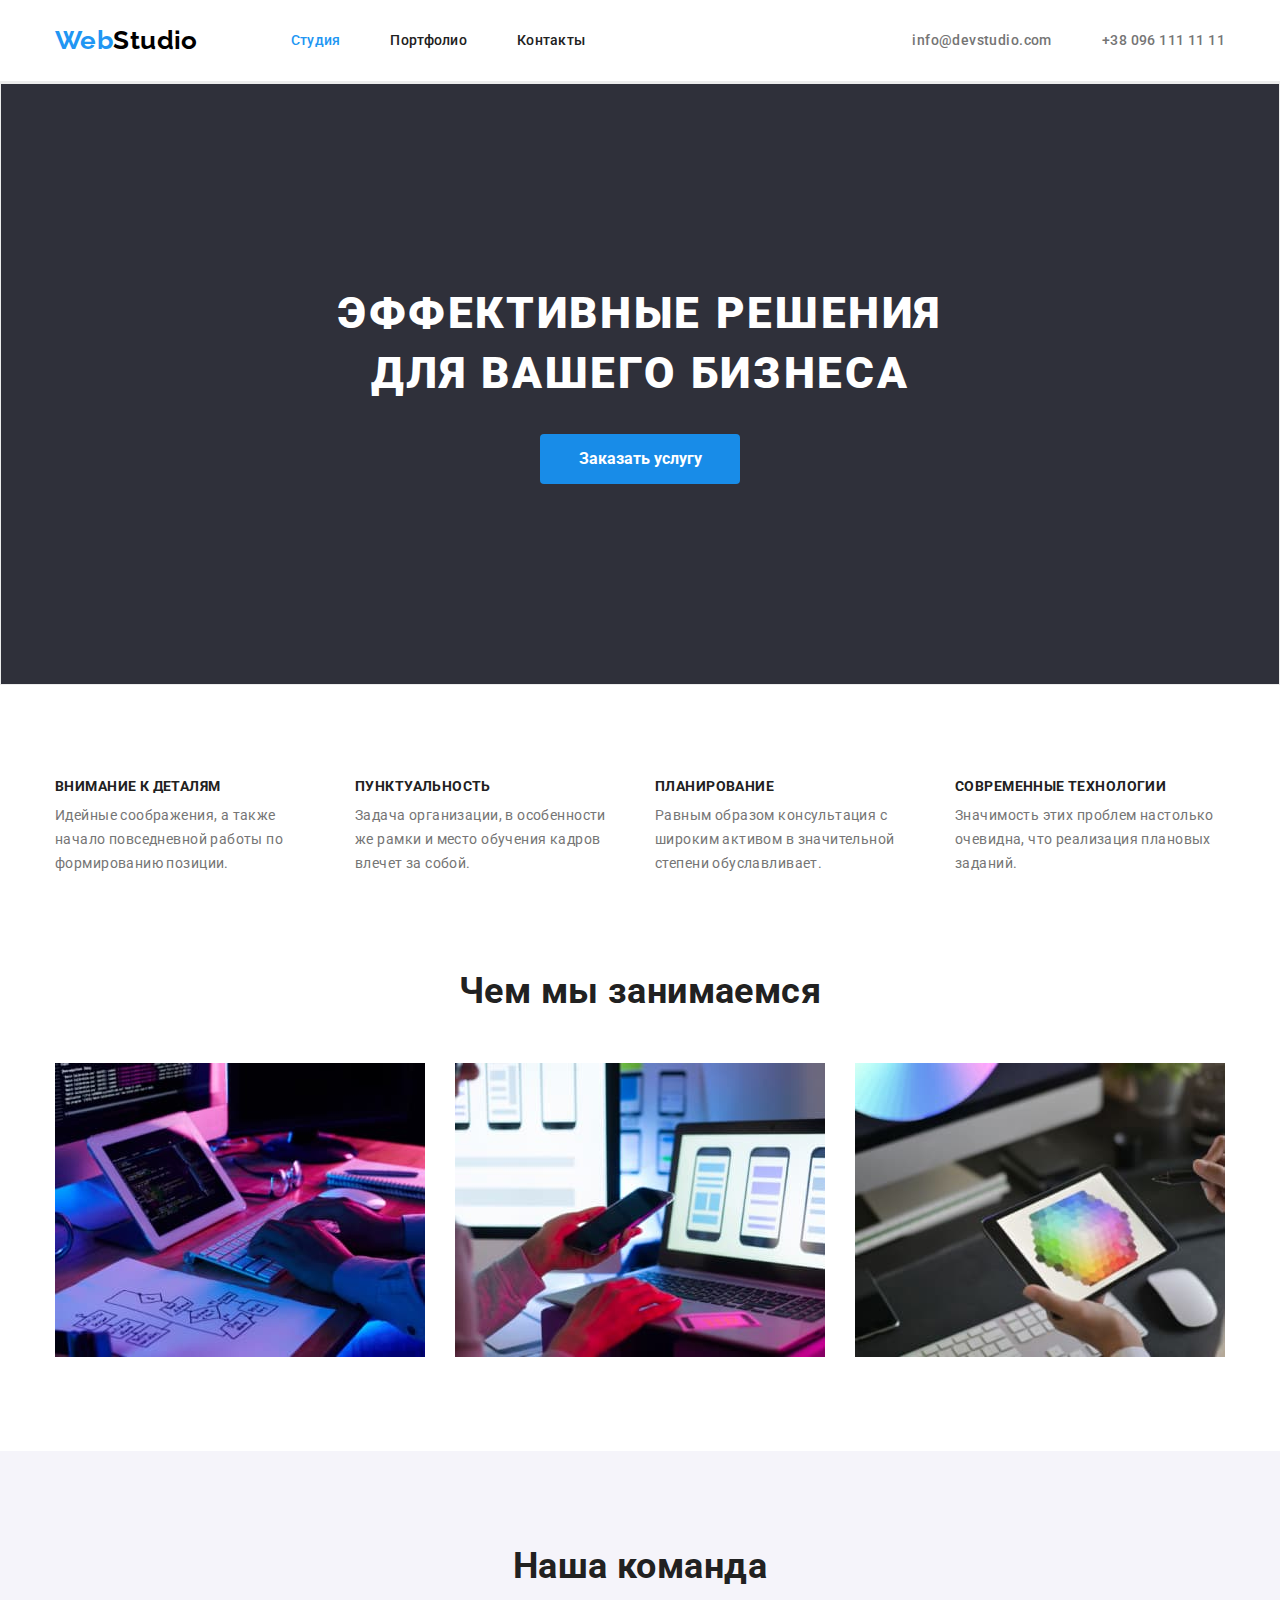
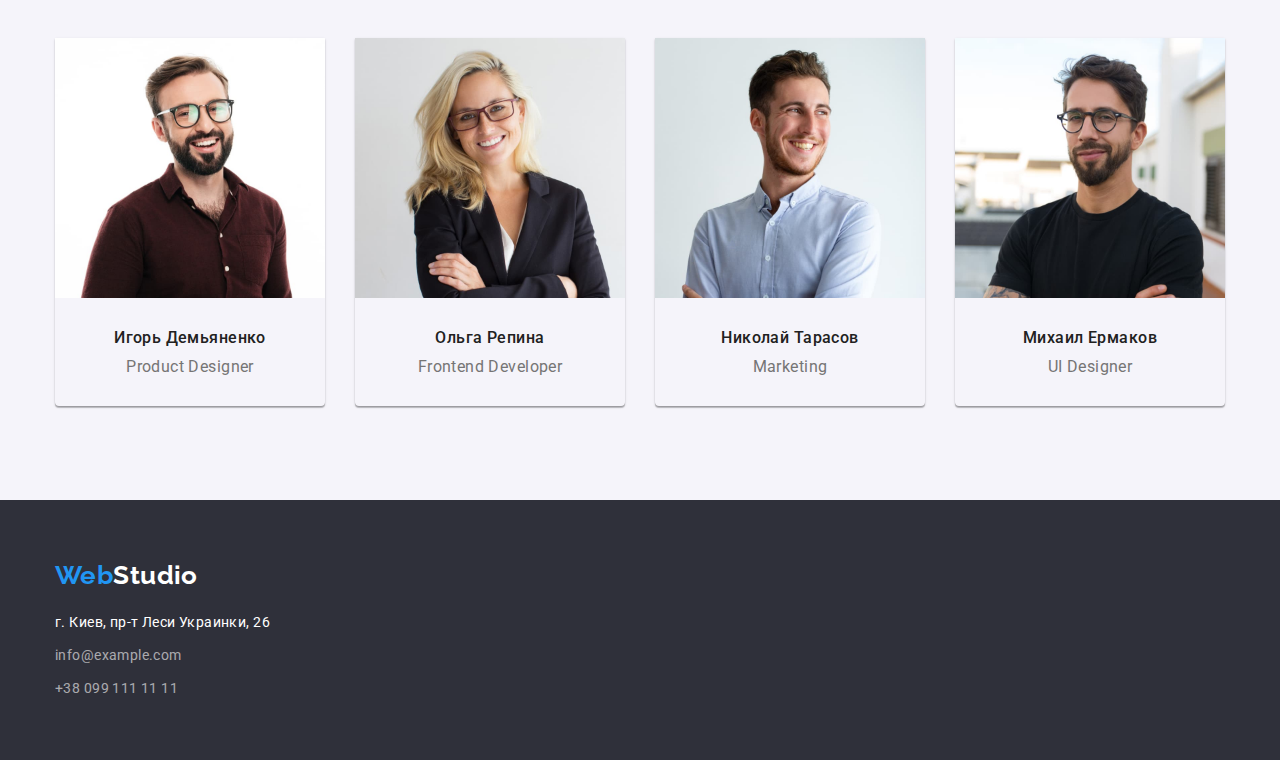
<file: index.html>
<!DOCTYPE html>
<html lang="ru">
  <head>
    <meta charset="UTF-8" />
    <meta http-equiv="X-UA-Compatible" content="IE=edge" />
    <meta name="viewport" content="width=device-width, initial-scale=1.0" />
    <title>WebStudio</title>
    <link href="https://fonts.googleapis.com" rel="preconnect" />
    <link href="https://fonts.gstatic.com" rel="preconnect" crossorigin />
    <link
      href="https://fonts.googleapis.com/css2?family=Raleway:wght@700&family=Roboto:wght@400;500;700;900&display=swap"
      rel="stylesheet"
    />
    <link
      rel="stylesheet"
      href="https://cdnjs.cloudflare.com/ajax/libs/modern-normalize/1.1.0/modern-normalize.min.css"
    />
    <link rel="stylesheet" href="./css/styles.css" />
  </head>
  <body class="body">
    <header class="header">
      <div class="container header-container">
        <nav class="header-navigation">
          <a href="./index.html" class="logo"
            ><span class="web">Web</span>Studio</a
          >
          <ul class="header-list list">
            <li class="header-item">
              <a href="./index.html" class="header-link current">Студия</a>
            </li>
            <li class="header-item">
              <a href="./portfolio.html" class="header-link">Портфолио</a>
            </li>
            <li class="header-item">
              <a href="" class="header-link">Контакты</a>
            </li>
          </ul>
        </nav>
        <ul class="header-contacts list">
          <li class="header-contacts-item">
            <a href="mailto:info@devstudio.com" class="header-contacts-link"
              >info@devstudio.com</a
            >
          </li>
          <li class="header-contacts-item">
            <a href="tel:+380961111111" class="header-contacts-link"
              >+38 096 111 11 11</a
            >
          </li>
        </ul>
      </div>
    </header>

    <main>
      <section class="hero section">
        <div class="container hero-container">
          <h1 class="hero-title">
            Эффективные решения <br />
            для вашего бизнеса
          </h1>
          <button type="button" class="hero-button">Заказать услугу</button>
        </div>
      </section>
      <section class="feature section">
        <div class="container feature-container">
          <ul class="feature-list list">
            <li class="feature-item">
              <h3 class="feature-title">Внимание к деталям</h3>
              <p class="feature-text">
                Идейные соображения, а также начало повседневной работы по
                формированию позиции.
              </p>
            </li>
            <li class="feature-item">
              <h3 class="feature-title">Пунктуальность</h3>
              <p class="feature-text">
                Задача организации, в особенности же рамки и место обучения
                кадров влечет за собой.
              </p>
            </li>
            <li class="feature-item">
              <h3 class="feature-title">Планирование</h3>
              <p class="feature-text">
                Равным образом консультация с широким активом в значительной
                степени обуславливает.
              </p>
            </li>
            <li class="feature-item">
              <h3 class="feature-title">Современные технологии</h3>
              <p class="feature-text">
                Значимость этих проблем настолько очевидна, что реализация
                плановых заданий.
              </p>
            </li>
          </ul>
        </div>
      </section>
      <section class="work section">
        <div class="container work-container">
          <h2 class="work-title">Чем мы занимаемся</h2>
          <ul class="work-list list">
            <li class="work-item">
              <img
                src="./images-studio/photo1.jpg"
                alt="белый планшет"
                width="370"
                height="294"
              />
            </li>
            <li class="work-item">
              <img
                src="./images-studio/photo2.jpg"
                alt="смартфон"
                width="370"
                height="294"
              />
            </li>
            <li class="work-item">
              <img
                src="./images-studio/photo3.jpg"
                alt="черный планшет"
                width="370"
                height="294"
              />
            </li>
          </ul>
        </div>
      </section>
      <section class="team section">
        <div class="container team-container">
          <h2 class="team-title">Наша команда</h2>
          <ul class="team-list list">
            <li class="team-item">
              <img
                src="./images-studio/human1.jpg"
                alt="дизайнер продукта"
                width="270"
                height="260"
              />
              <div class="team-wrap">
                <h3 class="team-list-title">Игорь Демьяненко</h3>
                <p class="team-list-position">Product Designer</p>
              </div>
            </li>
            <li class="team-item">
              <img
                src="./images-studio/human2.jpg"
                alt="фронтенд разработчик"
                width="270"
                height="260"
              />
              <div class="team-wrap">
                <h3 class="team-list-title">Ольга Репина</h3>
                <p class="team-list-position">Frontend Developer</p>
              </div>
            </li>
            <li class="team-item">
              <img
                src="./images-studio/human3.jpg"
                alt="маркетинг"
                width="270"
                height="260"
              />
              <div class="team-wrap">
                <h3 class="team-list-title">Николай Тарасов</h3>
                <p class="team-list-position">Marketing</p>
              </div>
            </li>
            <li class="team-item">
              <img
                src="./images-studio/human4.jpg"
                alt="уи дизайнер"
                width="270"
                height="260"
              />
              <div class="team-wrap">
                <h3 class="team-list-title">Михаил Ермаков</h3>
                <p class="team-list-position">UI Designer</p>
              </div>
            </li>
          </ul>
        </div>
      </section>
    </main>

    <footer class="footer">
      <div class="container">
        <a href="./index.html" class="logo"
          ><span class="web">Web</span>Studio</a
        >
        <address class="footer-nav">
          <p class="footer-address">г. Киев, пр-т Леси Украинки, 26</p>
          <a href="mailto:info@example.com" class="footer-link"
            >info@example.com</a
          >
          <a href="tel:+380991111111" class="footer-link">+38 099 111 11 11</a>
        </address>
      </div>
    </footer>
  </body>
</html>
</file>
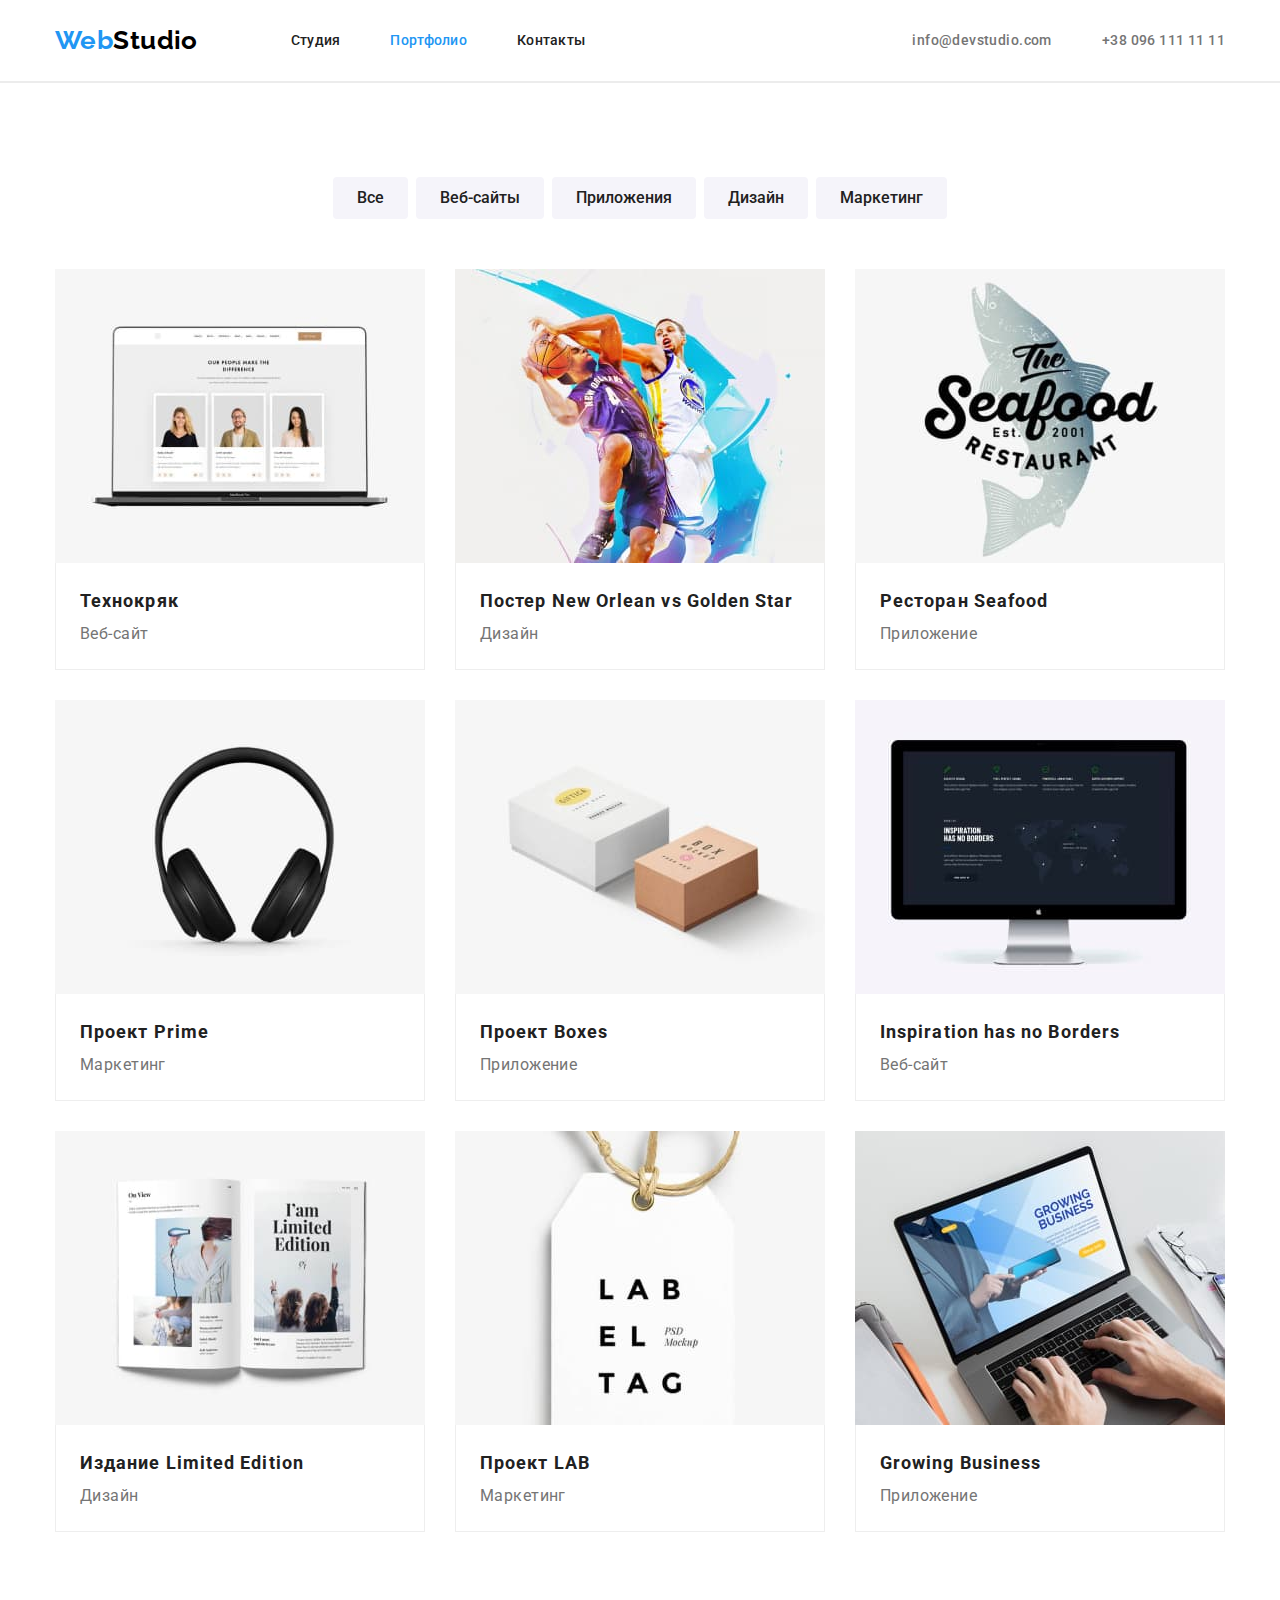
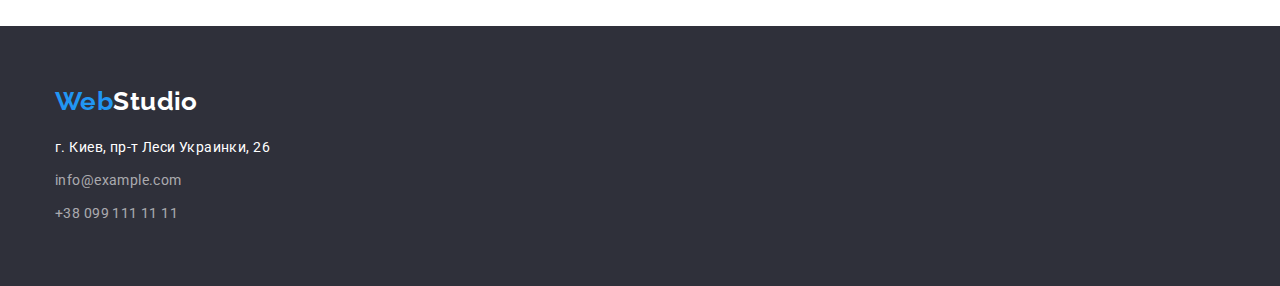
<file: portfolio.html>
<!DOCTYPE html>
<html lang="ru">
  <head>
    <meta charset="UTF-8" />
    <meta http-equiv="X-UA-Compatible" content="IE=edge" />
    <meta name="viewport" content="width=device-width, initial-scale=1.0" />
    <title>WebStudio - Portfolio</title>
    <link href="https://fonts.googleapis.com" rel="preconnect" />
    <link href="https://fonts.gstatic.com" rel="preconnect" crossorigin />
    <link
      href="https://fonts.googleapis.com/css2?family=Raleway:wght@700&family=Roboto:wght@400;500;700;900&display=swap"
      rel="stylesheet"
    />
    <link
      rel="stylesheet"
      href="https://cdnjs.cloudflare.com/ajax/libs/modern-normalize/1.1.0/modern-normalize.min.css"
    />
    <link rel="stylesheet" href="./css/styles.css" />
  </head>
  <body>
    <header class="header">
      <div class="container header-container">
        <nav class="header-navigation">
          <a href="./index.html" class="logo"
            ><span class="web">Web</span>Studio</a
          >
          <ul class="header-list list">
            <li class="header-item">
              <a href="./index.html" class="header-link">Студия</a>
            </li>
            <li class="header-item">
              <a href="./portfolio.html" class="header-link current"
                >Портфолио</a
              >
            </li>
            <li class="header-item">
              <a href="" class="header-link">Контакты</a>
            </li>
          </ul>
        </nav>
        <ul class="header-contacts list">
          <li class="header-contacts-item">
            <a href="mailto:info@devstudio.com" class="header-contacts-link"
              >info@devstudio.com</a
            >
          </li>
          <li class="header-contacts-item">
            <a href="tel:+380961111111" class="header-contacts-link"
              >+38 096 111 11 11</a
            >
          </li>
        </ul>
      </div>
    </header>

    <main>
      <section class="menu section">
        <div class="gallery container">
          <ul class="gallery-menu list">
            <li class="gallery-item">
              <button type="button" class="gallery-button">Все</button>
            </li>
            <li class="gallery-item">
              <button type="button" class="gallery-button">Веб-сайты</button>
            </li>
            <li class="gallery-item">
              <button type="button" class="gallery-button">Приложения</button>
            </li>
            <li class="gallery-item">
              <button type="button" class="gallery-button">Дизайн</button>
            </li>
            <li class="gallery-item">
              <button type="button" class="gallery-button">Маркетинг</button>
            </li>
          </ul>
        </div>
        <div class="container projects-container">
          <ul class="projects-list list">
            <li class="projects-item">
              <img
                src="./images-porfolio/portfolio1.jpg"
                alt="Технокряк"
                width="370"
                height="294"
              />
              <div class="projects-wrap">
                <h2 class="projects-name">Технокряк</h2>
                <p class="projects-info">Веб-сайт</p>
              </div>
            </li>
            <li class="projects-item">
              <img
                src="./images-porfolio/portfolio2.jpg"
                alt="Постер"
                width="370"
                height="294"
              />
              <div class="projects-wrap">
                <h2 class="projects-name">Постер New Orlean vs Golden Star</h2>
                <p class="projects-info">Дизайн</p>
              </div>
            </li>
            <li class="projects-item">
              <img
                src="./images-porfolio/portfolio3.jpg"
                alt="Ресторан"
                width="370"
                height="294"
              />
              <div class="projects-wrap">
                <h2 class="projects-name">Ресторан Seafood</h2>
                <p class="projects-info">Приложение</p>
              </div>
            </li>
            <li class="projects-item">
              <img
                src="./images-porfolio/portfolio4.jpg"
                alt="Проект Prime"
                width="370"
                height="294"
              />
              <div class="projects-wrap">
                <h2 class="projects-name">Проект Prime</h2>
                <p class="projects-info">Маркетинг</p>
              </div>
            </li>
            <li class="projects-item">
              <img
                src="./images-porfolio/portfolio5.jpg"
                alt="Проект Boxes"
                width="370"
                height="294"
              />
              <div class="projects-wrap">
                <h2 class="projects-name">Проект Boxes</h2>
                <p class="projects-info">Приложение</p>
              </div>
            </li>
            <li class="projects-item">
              <img
                src="./images-porfolio/portfolio6.jpg"
                alt="Без границ"
                width="370"
                height="294"
              />
              <div class="projects-wrap">
                <h2 class="projects-name">Inspiration has no Borders</h2>
                <p class="projects-info">Веб-сайт</p>
              </div>
            </li>
            <li class="projects-item">
              <img
                src="./images-porfolio/portfolio7.jpg"
                alt="Издание"
                width="370"
                height="294"
              />
              <div class="projects-wrap">
                <h2 class="projects-name">Издание Limited Edition</h2>
                <p class="projects-info">Дизайн</p>
              </div>
            </li>
            <li class="projects-item">
              <img
                src="./images-porfolio/portfolio8.jpg"
                alt="Проект LAB"
                width="370"
                height="294"
              />
              <div class="projects-wrap">
                <h2 class="projects-name">Проект LAB</h2>
                <p class="projects-info">Маркетинг</p>
              </div>
            </li>
            <li class="projects-item">
              <img
                src="./images-porfolio/portfolio9.jpg"
                alt="Бизнес"
                width="370"
                height="294"
              />
              <div class="projects-wrap">
                <h2 class="projects-name">Growing Business</h2>
                <p class="projects-info">Приложение</p>
              </div>
            </li>
          </ul>
        </div>
      </section>
    </main>

    <footer class="footer">
      <div class="container">
        <a href="./index.html" class="logo"
          ><span class="web">Web</span>Studio</a
        >
        <address class="footer-nav">
          <p class="footer-address">г. Киев, пр-т Леси Украинки, 26</p>
          <a href="mailto:info@example.com" class="footer-link"
            >info@example.com</a
          >
          <a href="tel:+380991111111" class="footer-link">+38 099 111 11 11</a>
        </address>
      </div>
    </footer>
  </body>
</html>
</file>
<file: css/styles.css>
:root{
    --primary-text-color: #757575;
    --title-text-color: #212121;
    --accent-color: #2196f3;
    --background-button: #188ce8;
    --white-color: #ffffff;
    --background-color: #e5e5e5;
    --hero-background-color: #2f303a;
    --second-accent-color: #000000;
    --grid-background: #f5f4fa;
}

html{
    box-sizing: border-box;
}

*,
*::after,
*::before {
    box-sizing: inherit;
}

body{
    background-color: var(--title-color);
    color: var(--primary-text-color);
    font-family: Roboto, sans-serif;
    letter-spacing: 0.03em;
    font-weight: 400;
    font-size: 14px;
    line-height: 1.7;
}

img {
    display: block;
}

.container{
    width: 1200px;
    margin-left: auto;
    margin-right: auto;
    padding-left: 15px;
    padding-right: 15px;
}

.list {
    list-style: none;
    padding: 0;
    margin: 0;
}
h1,
h2,
h3,
h4,
p,
ul {
    margin-top: 0;
    margin-bottom: 0;
}

.section {
    padding: 94px 0px;
}
/* -------------------HEADER------------------- */

.header .container {
    display: flex;
    align-items: space-between;
}

.header {
    padding-top: 25px;
    padding-bottom: 25px;
    border-bottom: 2px solid #ECECEC;
}

.header-navigation{
    display: flex;
    align-items: center;
}

.header-list{
    display: flex;
    justify-content: space-between;
    margin-left: 93px;
}

.header .logo {
    color: var(--second-accent-color);
    font-family: Raleway;
    font-weight: 700;
    font-size: 26px;
    line-height: 1.2;
    text-decoration: none;
}

.header .logo:hover {
    color: var(--accent-color);
}

.web {
    color: var(--accent-color);
}

.header-item, .header-contacts-item{
    margin-right: 50px;
}

.header-item:last-child,
.header-contacts-item:last-child{
    margin-right: 0;
}

.header-link{
    display: block;
    color: var(--primary-text-color);
    font-weight: 500;
    font-size: 14px;
    line-height: 1.14;
    letter-spacing: 0.02em;
    text-decoration: none;
}

.header-link,
.header-contacts-link,
.header-link.current {
    color: var(--title-text-color);
    font-weight: 500;
    font-size: 14px;
    line-height: 1.2;
    text-decoration: none;
}

.header-link:hover,
.header-link:focus,
.header-contacts-link:hover,
.header-contacts-link:focus {
    color: var(--accent-color);
}

.header-link.current{
    color: var(--accent-color);
}

.header-contacts{
    display: flex;
    margin-left: auto;
    align-items: center;
}

.header-contacts-link{
    color: var(--primary-text-color);
    text-decoration: none;
}

.hero{
    display: flex;
    padding-top: 0;
    text-align: center;
    padding-top: 200px;
    padding-bottom: 200px;
    background-color: var(--hero-background-color);
    border: 1px solid #ECECEC;
}

.hero-title{ 
    color: var(--white-color);
    background-color: var(--hero-background-color);
    font-weight: 900;
    font-size: 44px;
    line-height: 1.36;
    text-align: center;
    letter-spacing: 0.06em;
    margin-top: 0;
    margin-bottom: 30px;
    text-transform: uppercase;
}

.hero-button{
    display: inline-block;
    border-radius: 4px;
    border: 4px transparent;
    color: var(--white-color);
    background-color: var(--background-button);
    width: 200px;
    height: 50px;
    font-family: inherit;
    font-weight: 700;
    font-size: 16px;
    line-height: 1.87;
    cursor: pointer;
}

.hero-button:hover,
.hero-button:focus {
    color: var(--accent-color);
    background-color: var(--white-color);
}

.feature-list{
    display: flex;
    flex-direction: row;
    flex-wrap: nowrap;
}

.feature-item{
    width: 270px;
    margin-right: 30px;
}

.feature-title{
    color: var(--title-text-color);
    font-weight: 700;
    font-size: 14px;
    line-height: 1.1;
    text-transform: uppercase;
    margin-bottom: 10px;
}

.feature-text{
    color: var(--text-color);
    font-size: 14px;
    line-height: 1.7;
}

.work{
    padding-top: 0px;
}

.work-list {
    display: flex;
    justify-content: space-between;
}

.work-title, .team-title {
    color: var(--title-text-color);
    font-weight: 700;
    font-size: 36px;
    line-height: 1.2;
    text-align: center;
    margin-bottom: 50px;
}

.team{
    display: flex;
    padding-top: 94px;
    padding-bottom: 94px;
    background-color: #F5F4FA;
    margin-bottom: 0;
}

.team-item{
    margin-right: 30px;
    border-radius: 0px 0px 4px 4px;
    box-shadow: 0px 1px 3px rgba(0, 0, 0, 0.12),
    0px 1px 1px rgba(0, 0, 0, 0.14),
    0px 2px 1px rgba(0, 0, 0, 0.2);
}

.team-item:last-child{
    margin-right: 0;
}

.team-list{
    display: flex;
}

.team-wrap {
    border-radius: 0px 0px 4px 4px;
    padding-top: 30px;
    padding-bottom: 30px;
}

.team-list-title{
    color: var(--title-text-color);
    font-weight: 500;
    font-size: 16px;
    line-height: 1.19;
    text-align: center;
    margin-bottom: 10px;
}

.team-list-position{
    color: var(--text-color);
    font-size: 16px;
    line-height: 1.19;
    text-align: center;
}

.team-item{
    margin-right: 30px;
}

.feature-item:last-child, .work-item:last-child, .team-item:last-child{
    margin-right: 0;
}

/*------------------------FOOTER---------------------*/

.footer {
    background-color: var(--hero-background-color);
    padding-top: 60px;
    padding-bottom: 60px;
}

.footer .logo {
    color: var(--white-color);
    margin-bottom: 20px;
    display: flex;
    font-family: Raleway;
    text-decoration: none;
    font-weight: 700;
    font-size: 26px;
    line-height: 1.19;
}

.footer .logo:hover {
    color: var(--accent-color);
}

.footer-address,
.footer-link {
    color: var(--white-color);
    font-style: normal;
    font-size: 14px;
    line-height: 1.7;
}

.footer-link{
    color: rgba(255, 255, 255, 0.6);
    display: block;
    text-decoration: none;
}

.footer-link:hover,
.footer-link:focus{
    color: var(--accent-color);
}

.footer-address, .footer-link:first-of-type{
    margin-bottom: 9px;
}

/*-------------PORTFOLIO----------------*/

.gallery-menu{
    display: flex;
    justify-content: center;
    margin-bottom: 50px;
}

.gallery-item{
    margin-right: 8px;
}

.gallery-button {
    color: var(--title-text-color);
    background-color: var(--grid-background);
    font-family: inherit;
    font-weight: 500;
    font-size: 16px;
    line-height: 1.6;
    padding: 6px 22px;
    border-radius: 4px;
    border-color: transparent;
    min-height: 38px;
    cursor: pointer;
}

.gallery-item:last-child{
    margin-right: 0px;
}

.gallery-button:hover,
.gallery-button:focus{
    color: var(--white-color);
    background-color: var(--accent-color);
}

.projects-container{
    display: flex;
    flex-wrap: wrap;
}

.projects-wrap{
    padding: 20px 24px;
    border: 1px solid #EEEEEE;
    border-top: 0px;
}

.projects-list{
    display: flex;
    flex-wrap: wrap;
}

.projects-item {
    width: 370px;
    font-size: 16px;
    line-height: 1.8;
    margin-right: 30px;
    margin-bottom: 30px;
    width: 370px;
    width: calc((100% - 2 * 30px) / 3);
}

.projects-item:nth-child(3n){
    margin-right: 0;
}

.projects-item:nth-last-child(-n + 3) {
    margin-bottom: 0;
}

.projects-name{
    color: var(--title-text-color);
    font-weight: 700;
    font-size: 18px;
    line-height: 2;
    letter-spacing: 0.06em;
}

.projects-info{
    color: var(--text-color);
    font-size: 16px;
    line-height: 1.87;
}
</file>
